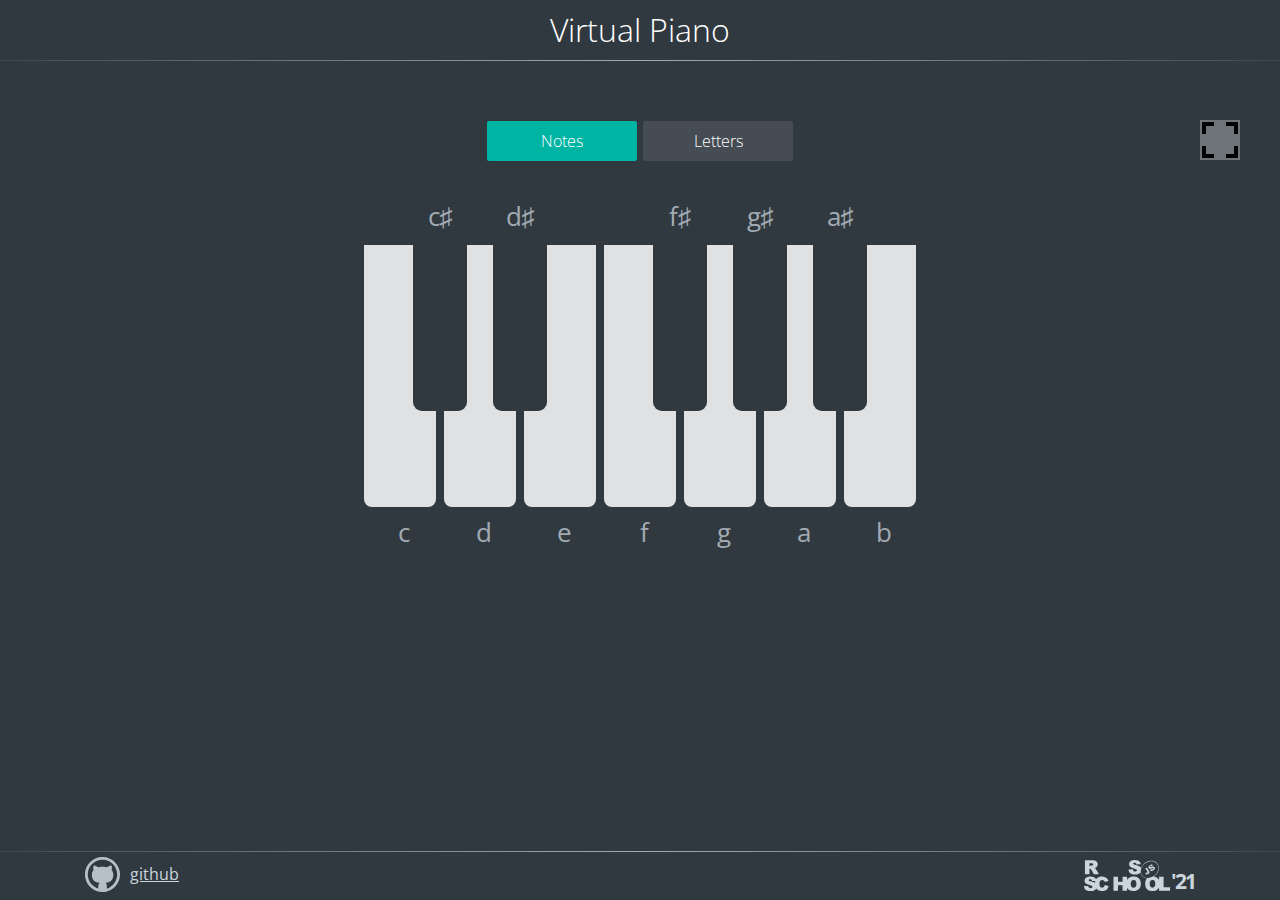
<file: index.html>
<!DOCTYPE html>
<html lang="en">

<head>
    <meta charset="UTF-8">
    <meta http-equiv="X-UA-Compatible" content="IE=edge">
    <meta name="viewport" content="width=device-width, initial-scale=1.0">
    <link href="assets/piano.ico" rel="shortcut icon">

    <link href="https://fonts.gstatic.com" rel="preconnect">
    <link href="https://fonts.googleapis.com/css2?family=Open+Sans+Condensed:wght@300&family=Open+Sans:wght@300;400;800&display=swap" rel="stylesheet">
    <link href="style.css" rel="stylesheet">

    <title>virtual-piano</title>
</head>

<body>
    <header class="header">
        <h1 class="header-title">Virtual Piano</h1>
    </header>
    <main class="main">
        <div class="btn-container">
            <button class="btn btn-notes btn-active">Notes</button>
            <button class="btn btn-letters">Letters</button>
        </div>
        <div class="piano" id="piano">
            <div class="piano-key" data-code="KeyA" data-letter="D" data-note="c"></div>
            <div class="piano-key" data-code="KeyS" data-letter="F" data-note="d"></div>
            <div class="piano-key" data-code="KeyD" data-letter="G" data-note="e"></div>
            <div class="piano-key" data-code="KeyF" data-letter="H" data-note="f"></div>
            <div class="piano-key" data-code="KeyG" data-letter="J" data-note="g"></div>
            <div class="piano-key" data-code="KeyH" data-letter="K" data-note="a"></div>
            <div class="piano-key" data-code="KeyJ" data-letter="L" data-note="b"></div>
            <div class="keys-sharp">
                <div class="piano-key sharp" data-code="KeyZ" data-letter="R" data-note="c♯"></div>
                <div class="piano-key sharp" data-code="KeyX" data-letter="T" data-note="d♯"></div>
                <div class="piano-key sharp none"></div>
                <div class="piano-key sharp" data-code="KeyC" data-letter="U" data-note="f♯"></div>
                <div class="piano-key sharp" data-code="KeyV" data-letter="I" data-note="g♯"></div>
                <div class="piano-key sharp" data-code="KeyB" data-letter="O" data-note="a♯"></div>
            </div>
        </div>
        <button class="fullscreen openfullscreen" onclick="makeFullscreen()"></button>
    </main>
    <footer class="footer">
        <div class="footer-container">
            <a class="github" href="#" target="_blank" rel="noopener noreferrer">github</a>
            <a class="rss" href="https://rs.school/js/" target="_blank" rel="noopener noreferrer">
                <span class="rss-year">'21</span>
            </a>
        </div>
    </footer>

    <audio data-code="KeyA" src="./assets/audio/c.mp3"></audio>
    <audio data-code="KeyS" src="./assets/audio/d.mp3"></audio>
    <audio data-code="KeyD" src="./assets/audio/e.mp3"></audio>
    <audio data-code="KeyF" src="./assets/audio/f.mp3"></audio>
    <audio data-code="KeyG" src="./assets/audio/g.mp3"></audio>
    <audio data-code="KeyH" src="./assets/audio/a.mp3"></audio>
    <audio data-code="KeyJ" src="./assets/audio/b.mp3"></audio>
    <audio data-code="KeyZ" src="./assets/audio/c♯.mp3"></audio>
    <audio data-code="KeyX" src="./assets/audio/d♯.mp3"></audio>
    <audio data-code="KeyC" src="./assets/audio/f♯.mp3"></audio>
    <audio data-code="KeyV" src="./assets/audio/g♯.mp3"></audio>
    <audio data-code="KeyB" src="./assets/audio/a♯.mp3"></audio>
    <script src="script.js"></script>
</body>

</html>
</file>
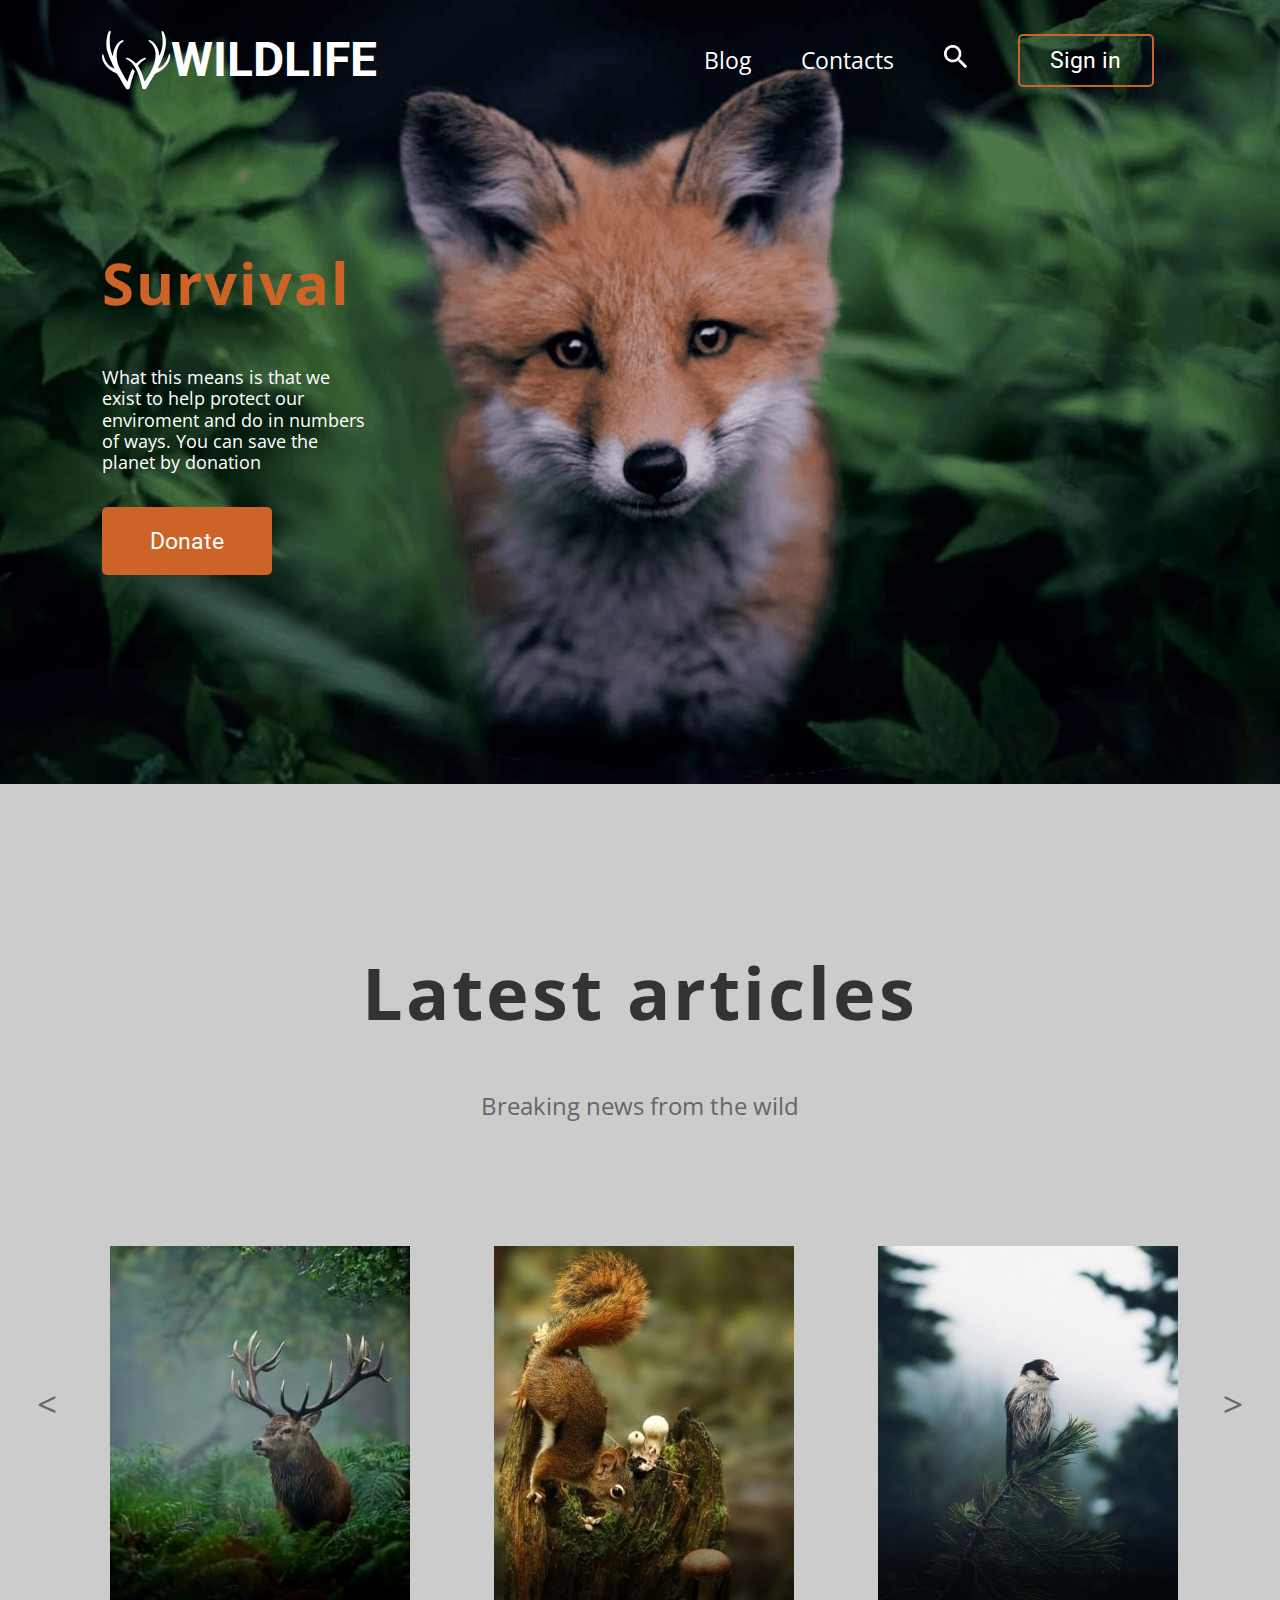
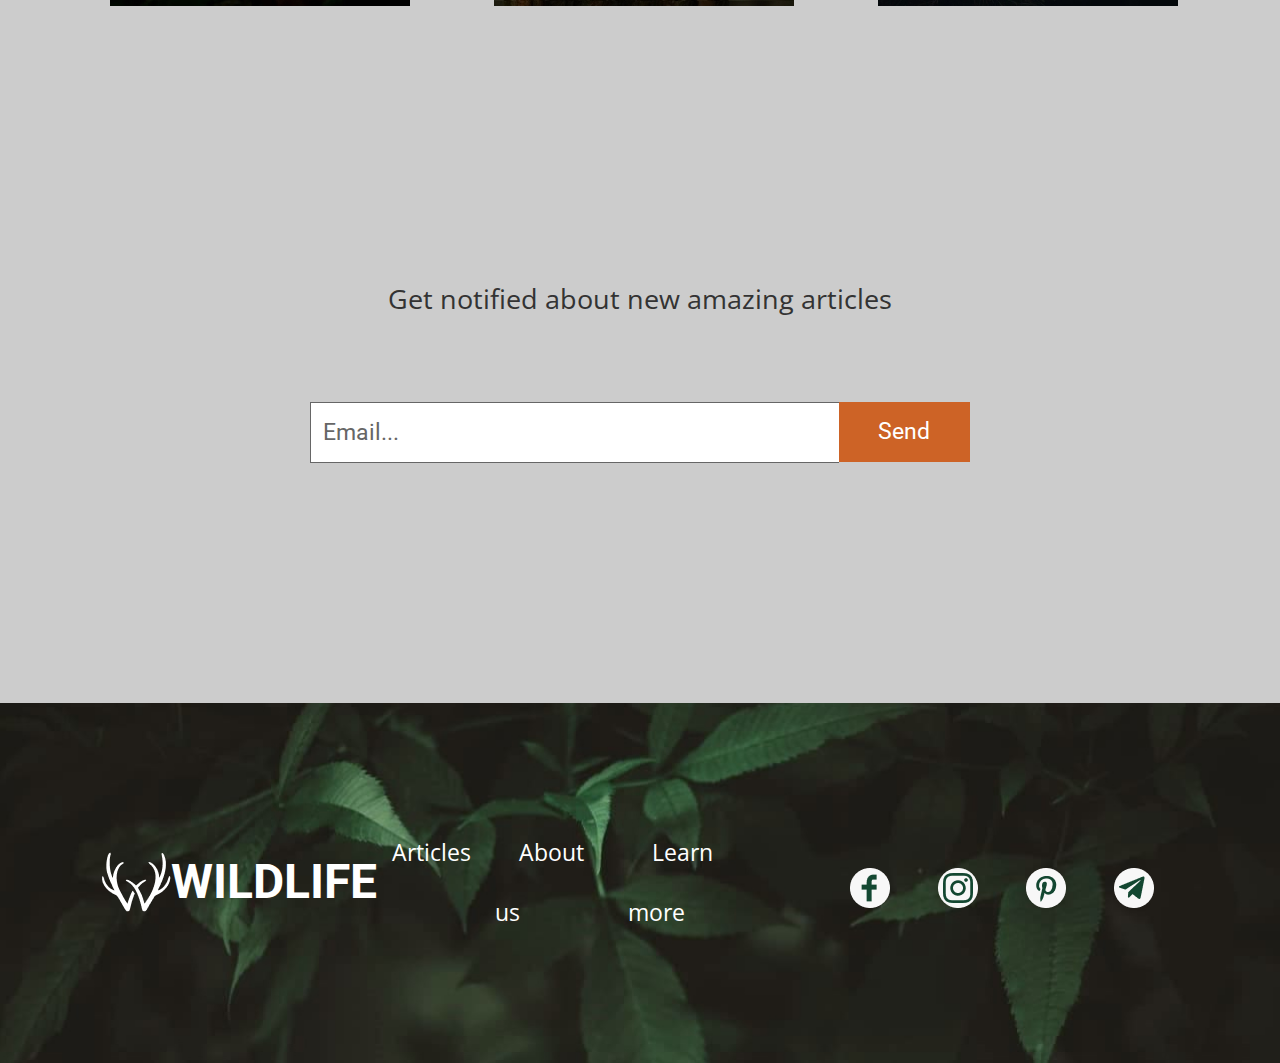
<file: wildlife/index.html>
<!DOCTYPE html>
<html lang="en">

<head>
    <meta charset="UTF-8">
    <meta http-equiv="X-UA-Compatible" content="IE=edge">
    <meta name="viewport" content="width=device-width, initial-scale=1.0">
    <link rel="stylesheet" href="css/normalize.css">
    <link rel="stylesheet" href="css/style.css">
    <link rel="preconnect" href="https://fonts.gstatic.com">
    <link href="https://fonts.googleapis.com/css2?family=Open+Sans&family=Roboto&display=swap" rel="stylesheet">

    <title>Wild Life</title>
</head>

<body>
    <div class="main">

        <div class="container">
            <!--Header-->
            <div class="header ">
                <div class="logo ">
                    <img src="./assets/path0.png " alt="Logo ">
                    <h1 class="brand">Wildlife</h1>
                </div>

                <div class="menu visible-lg">
                    <ul>
                        <li><a href="# " class="menu_link ">Blog</a></li>
                        <li><a href="# " class="menu_link ">Contacts</a></li>
                        <li>
                            <a href="# " class="menu_link "><img class="menu_icon" src="./assets/Vector.png" alt="Search"></a>
                        </li>
                        <li> <a href="# " class="get_started_btn menu_link ">Sign in</a></li>
                    </ul>
                </div>
                <!--Survival-->
            </div>
            <div class="survival">
                <div class="survival_title">
                    <h1>Survival</h1>
                </div>
                <div class="survival_content">
                    <p>What this means is that we exist to help protect our enviroment and do in numbers of ways. You can save the planet by donation
                    </p>
                </div>
                <div class="survival_btn"><a href="#" class="donate_btn">Donate</a></div>
            </div>
        </div>

    </div>
    <!--Latest articles-->
    <div class="news">
        <div class="container">
            <div class="latestarticles">
                <div class="latestarticles_text">
                    <div class="latestarticles_text_title">
                        <h2 class="latestarticles_text_title_decoration">Latest articles</h2>
                    </div>
                    <div class="latestarticles_text_content">
                        <p class="latestarticles_text_content_decoration">Breaking news from the wild</p>
                    </div>
                </div>

                <!--Courusel start-->
                <div class="latestarticles_carousel">
                    <div id="carousel" class="carousel">
                        <button class="arrow prev"><</button>
                        <div class="gallery">
                            <ul class="images">
                                <li><img src="./assets/Rectangle_1.jpg"></li>
                                <li><img src="./assets/Rectangle_2.jpg"></li>
                                <li><img src="./assets/Rectangle_3.jpg"></li>
                                <li><img src="./assets/Rectangle_1.jpg"></li>
                                <li><img src="./assets/Rectangle_2.jpg"></li>
                                <li><img src="./assets/Rectangle_3.jpg"></li>
                            </ul>
                        </div>
                        <button class=" arrow next ">></button>
                    </div>

                </div>

                <!--Courusel finish-->

                <div class="latestarticles_ads">
                    <p class="latestarticles_ads_decoration">Get notified about new amazing articles</p>
                </div>

            </div>
            <!--Get notified form-->
            <div class="get_notified ">
                <form class="subscribe" action="/" method="POST">
                    <input class="subscribe_input" type="email" name="name" placeholder="Email...">
                    <button class="subscribe_btn" type="submit">Send</button>
                </form>
            </div>

        </div>
    </div>

    <!--Footer-->
    <div class="footer">

        <div class="container">

            <div class="footer_wrap">

                <div class="logo ">
                    <img src="./assets/path0.png " alt="Logo ">
                    <h1 class="brand">Wildlife</h1>
                </div>

                <div class="menu visible-lg">
                    <ul>
                        <li><a href="# " class="menu_link ">Articles</a></li>
                        <li><a href="# " class="menu_link ">About us</a></li>
                        <li><a href="# " class="menu_link ">Learn more</a></li>
                    </ul>
                </div>
                <!--Social networks-->
                <div class="footer_social">
                    <div class="menu icons">
                        <ul>
                            <li>
                                <a href="# " class="menu_link "><img class="menu_icon" src="./assets/fb.png"></a>
                            </li>
                            <li>
                                <a href="# " class="menu_link "><img class="menu_icon" src="./assets/inst.png"></a>
                            </li>
                            <li>
                                <a href="# " class="menu_link "><img class="menu_icon" src="./assets/pntr.png"></a>
                            </li>
                            <li>
                                <a href="# " class="menu_link "><img class="menu_icon" src="./assets/tgr.png"></a>
                            </li>
                        </ul>
                    </div>

                </div>

            </div>

        </div>

    </div>

    <script>
        /* этот код помечает картинки, для удобства разработки 
                                let i = 1;
                                for (let li of carousel.querySelectorAll('li')) {
                                    li.style.position = 'relative';
                                    li.insertAdjacentHTML('beforeend', `<span style="position:absolute;left:0;top:0 ">${i}</span>`);
                                    i++;
                                }*/

        /* конфигурация */
        let width = 300; // ширина картинки
        let count = 3; // видимое количество изображений

        let list = carousel.querySelector('ul');
        let listElems = carousel.querySelectorAll('li');

        let position = 0; // положение ленты прокрутки

        carousel.querySelector('.prev').onclick = function() {
            // сдвиг влево
            position += width * count;
            // последнее передвижение влево может быть не на 3, а на 2 или 1 элемент
            position = Math.min(position, 0)
            list.style.marginLeft = position + 'px';
        };

        carousel.querySelector('.next').onclick = function() {
            // сдвиг вправо
            position -= width * count;
            // последнее передвижение вправо может быть не на 3, а на 2 или 1 элемент
            position = Math.max(position, -width * (listElems.length - count));
            list.style.marginLeft = position + 'px';
        };
    </script>
</body>

</html>
</file>
<file: style.css>
* {
    padding: 0;
    margin: 0;
    box-sizing: border-box;
    user-select: none;
}

a:focus {
    outline: 0;
}

html {
    background: #313940;
}

body {
    min-height: 100vh;
    background-color: #313940;
    font-family: "Open Sans", Arial, Helvetica, sans-serif;
    background: #313940;
    overflow-x: hidden;
}

.header {
    text-align: center;
    width: 100%;
    border-bottom: 1px solid;
    border-image-slice: 1;
    border-image-source: linear-gradient(to left, #38495a, #a2abb3, #38495a);
}

.header-title {
    line-height: 60px;
    font-weight: 300;
    color: #fff;
}

.main {
    min-height: calc(100vh - 110px);
    padding: 60px 10px 0;
    display: flex;
    flex-direction: column;
    justify-content: flex-start;
    align-items: space-between;
    width: 100%;
    max-width: 1140px;
    margin: 0 auto;
}

.btn-container {
    display: flex;
    justify-content: space-between;
    width: 306px;
    height: 40px;
    margin: 0 auto;
    margin-bottom: 80px;
}

.btn {
    width: 150px;
    height: 40px;
    padding: 0 10px;
    background-color: #454c53;
    border: 0;
    border-radius: 2px;
    font-family: "Open Sans", sans-serif;
    font-size: 16px;
    font-weight: 300;
    color: #fff;
    outline: 0;
    cursor: pointer;
    transition: 0.3s;
}

.btn:not(.btn-active):hover {
    background-color: #515961;
}

.btn:active {
    background-color: #00c9b7;
}

.btn-active {
    background-color: #00b4a4;
}

.btn-active:hover {
    background-color: #00c9b7;
}

.piano {
    position: relative;
    display: flex;
    justify-content: space-between;
    width: 100%;
    height: 270px;
    max-width: 560px;
    margin: 0 auto 60px;
}

.piano-key {
    position: relative;
    width: 80px;
    height: 270px;
    background-color: rgba(255, 255, 255, 0.85);
    border: 4px solid #313940;
    border-radius: 0px 0px 12px 12px;
    transition: 0.3s;
    cursor: pointer;
}

.piano-key:hover {
    background-color: #fff;
}

.keys-sharp {
    position: absolute;
    top: 0;
    bottom: 0;
    left: 53px;
    right: 53px;
    display: flex;
    justify-content: space-between;
    pointer-events: none;
}

.piano-key.sharp {
    width: 54px;
    height: 170px;
    background-color: #313940;
    border: 0;
    border-radius: 0px 0px 9px 9px;
    top: 0;
    z-index: 3;
    pointer-events: auto;
    transform-origin: center top;
}

.piano-key.piano-key-active,
.piano-key.sharp.piano-key-active {
    transform: scale(0.96);
}

.piano-key.none {
    background-color: transparent;
    border: 0;
    border-radius: 0;
    pointer-events: none;
}

.piano-key::before,
.piano-key::after {
    content: attr(data-note);
    position: absolute;
    width: 40px;
    height: 40px;
    font-size: 26px;
    line-height: 40px;
    text-align: center;
    color: #a2abb3;
    bottom: -45px;
    left: 20px;
    transition: 0.3s;
}

.piano-key::after {
    display: none;
    content: attr(data-letter);
}

.piano-key:hover::before,
.piano-key:hover::after {
    color: #d7dfe6;
}

.sharp:active {
    border-top: 0;
}

.piano-key.sharp::before,
.piano-key.sharp::after {
    bottom: 175px;
    left: 7px;
}

.piano-key.letter::before {
    display: none;
}

.piano-key.letter::after {
    display: block;
}

.piano-key-letter::before {
    content: attr(data-letter);
}

.piano-key-remove-mouse:active::before {
    color: #a2abb3;
}

.piano-key-active-pseudo:hover::after,
.piano-key-active-pseudo:hover::before,
.piano-key-active::after,
.piano-key-active::before {
    color: #00b4a4;
}

.fullscreen {
    position: fixed;
    top: 120px;
    right: 40px;
    width: 40px;
    height: 40px;
    background-color: rgba(255, 255, 255, 0.3);
    border: 0;
    outline: 0;
    background-size: contain;
    transition: 0.3s;
    cursor: pointer;
    background-image: url("assets/svg/fullscreen-open.svg");
}

.fullscreen:hover {
    background-color: rgba(255, 255, 255, 0.5);
}

:-webkit-full-screen .fullscreen {
    background-image: url("assets/svg/fullscreen-exit.svg");
}

.footer {
    border-top: 1px solid;
    border-image-slice: 1;
    border-image-source: linear-gradient(to left, #38495a, #a2abb3, #38495a);
}

.footer-container {
    padding: 0 15px;
    display: flex;
    justify-content: space-between;
    align-items: center;
    width: 100%;
    max-width: 1140px;
    margin: 0 auto;
}

.github {
    display: block;
    width: 120px;
    height: 45px;
    padding-left: 45px;
    background-image: url("assets/svg/github.svg");
    background-size: 35px;
    background-repeat: no-repeat;
    background-position: left center;
    line-height: 45px;
    color: #cbd5de;
    font-size: 16px;
    font-family: "Open Sans", sans-serif;
    transition: 0.3s;
}

.github:hover {
    color: #fff;
}

.rss {
    display: block;
    position: relative;
    font-family: "Open Sans", sans-serif;
    width: 86px;
    height: 32px;
    background-image: url("assets/svg/rss.svg");
    background-size: contain;
    background-repeat: no-repeat;
    background-position: left center;
    padding-right: 111px;
}

.rss-year {
    position: absolute;
    bottom: 0;
    right: 0;
    font-size: 21px;
    letter-spacing: -2px;
    color: #cbd5de;
    line-height: 0.9;
    font-weight: bold;
    transition: 0.3s;
}

.rss:hover .rss-year {
    right: -5px;
    letter-spacing: 0;
}

@media (max-width: 768px) {
    .fullscreen {
        top: 10px;
        right: 20px;
        width: 40px;
        height: 40px;
    }
}

@media (max-width: 600px) {
    .main {
        padding-top: 40px;
    }
    .piano {
        width: 310px;
        height: 160px;
    }
    .piano-key {
        width: 44px;
        height: 160px;
        border-radius: 0px 0px 8px 8px;
        border: 2px solid #313940;
    }
    .keys-sharp {
        left: 26px;
        right: 26px;
    }
    .piano-key.sharp {
        width: 36px;
        height: 100px;
        border-radius: 0px 0px 6px 6px;
    }
    .piano-key::before,
    .piano-key::after {
        width: 30px;
        height: 30px;
        font-size: 22px;
        bottom: -35px;
        left: 7px;
        font-size: 22px;
    }
    .piano-key.sharp::before,
    .piano-key.sharp::after {
        bottom: 115px;
        left: 3px;
    }
    .btn-container {
        width: 244px;
        height: 40px;
        margin-bottom: 80px;
    }
    .btn {
        width: 120px;
        height: 40px;
    }
}
</file>
<file: wildlife/css/style.css>
html {
    font-family: "Open Sans", sans-serif;
    font-size: 16px;
}

.main {
    height: 1vh;
    min-height: 49rem;
    width: 100%;
    background: url(../assets/Rectangle.png) no-repeat center;
    background-color: #02160b;
    background-size: cover;
    display: flex;
    justify-content: center;
}

.container {
    width: 84%;
}


/*Header*/

.header {
    margin-top: 1.9rem;
    display: flex;
    justify-content: space-between;
    height: 3.75rem;
    align-items: center;
    width: 100%;
}

.logo {
    width: 21%;
    display: flex;
    justify-content: space-between;
    align-items: center;
}

.brand {
    color: white;
    font-family: "Roboto", sans-serif;
    font-size: 3rem;
    line-height: 3.75rem;
    text-transform: uppercase;
}

.menu {
    width: 50%;
    list-style: none;
}

.menu ul {
    display: flex;
    justify-content: space-between;
    list-style: none;
}

.menu_link {
    font-size: 1.45rem;
    line-height: 3.75rem;
    color: white;
    text-decoration: none;
    margin: 1.5rem;
}

.menu_link:hover {
    color: #cd6326;
}

.menu_icon:hover {
    transform: rotate(90deg)
}

.get_started_btn {
    border: 2px solid #cd6326;
    padding: 0.65rem 1.9rem;
    border-radius: 5px;
    font-family: "Roboto", sans-serif;
    transition-duration: 0.4s;
}

.get_started_btn:hover {
    background-color: #cd6326;
    color: white;
}

.get_started_btn:active {
    background-color: #8f5613;
    color: white;
}


/*Survival*/

.survival {
    display: block;
    width: 25%;
    margin-top: 10rem;
    color: white;
}

.survival_title {
    font-size: 1.8rem;
    color: #cd6326;
    letter-spacing: 2px;
}

.survival_content {
    margin-top: 3.1rem;
    font-size: 1.15rem;
}

.survival_btn {
    margin: 3.5rem 0;
}

.donate_btn {
    padding: 1.25rem 3rem;
    border-radius: 5px;
    background-color: #cd6326;
    text-decoration: none;
    color: white;
    font-family: "Roboto", sans-serif;
    font-size: 1.45rem;
    transition-duration: 0.4s;
}

.donate_btn:hover {
    background-color: #e39128;
}

.donate_btn:active {
    background-color: #8f5613;
}


/*Latest articles*/

.news {
    width: 100%;
    min-height: 49rem;
    background-color: #cccccc;
    display: flex;
    justify-content: center;
}

.latestarticles {
    display: flex;
    flex-direction: column;
    justify-content: center;
    align-items: center;
}

.latestarticles_text {
    text-align: center;
    margin-top: 7rem;
}

.latestarticles_text_title {
    color: #333333;
    font-size: 3rem;
    line-height: 4.5rem;
}

.latestarticles_text_title_decoration {
    letter-spacing: 3px;
}

.latestarticles_text_content {
    margin-bottom: 7rem;
}

.latestarticles_text_content_decoration {
    color: #666666;
    font-size: 1.5rem;
    line-height: 2.3rem;
}


/*Carousel start*/

.carousel {
    position: relative;
    width: 1140px;
    padding: 10px 40px;
}

.carousel img {
    width: 300px;
    height: 360px;
    display: block;
}

.arrow {
    position: absolute;
    top: 150px;
    padding: 0;
    background: #cccccc;
    border: 0;
    font-size: 35px;
    line-height: 35px;
    color: #666666;
    display: block;
}

.arrow:hover {
    color: #cd6326;
    cursor: pointer;
}

.arrow:focus {
    outline: none;
}

.prev {
    left: 7px;
}

.next {
    right: 7px;
}

.gallery {
    width: 1140px;
    overflow: hidden;
}

.gallery ul {
    height: 360px;
    width: 9999px;
    margin: 0;
    padding: 0;
    list-style: none;
    transition: margin-left 250ms;
}

.gallery li {
    display: inline-block;
    margin: 0 40px;
}


/*Carousel finish*/


/*text below the carousel*/

.latestarticles_ads {
    margin-top: 15rem;
}

.latestarticles_ads_decoration {
    font-size: 1.7rem;
    color: #333333;
}


/*Get notified form*/

.get_notified {
    display: flex;
    justify-content: center;
    margin-top: 3.75rem;
    margin-bottom: 15rem;
}

.subscribe {
    width: 100%;
    max-width: 41.25rem;
    display: flex;
}

.subscribe_input {
    width: 80%;
    height: 3.55rem;
    background: white;
    border: 1px solid #666666;
    border-right: 0;
    font-family: 'Roboto', sans-serif;
    font-size: 1.45rem;
    color: black;
    line-height: 1.6rem;
}

.subscribe_input:focus {
    outline: 0;
    border-color: #cd6326;
}

.subscribe_input::placeholder {
    color: #666666;
    font-family: "Roboto", sans-serif;
    font-size: 1.45rem;
    padding-left: 10px;
}

.subscribe_btn {
    width: 20%;
    padding: 0.65rem 1.9rem;
    height: 3.75rem;
    background-color: #cd6326;
    font-family: 'Roboto', sans-serif;
    font-size: 1.45rem;
    color: white;
    line-height: 1.7rem;
    border: 0;
    cursor: pointer;
    transition-duration: 0.4s;
}

.subscribe_btn:hover {
    background-color: #e39128;
}

.subscribe_btn:focus {
    outline: 0;
    background-color: #8f5613;
}


/*Footer*/

.footer {
    min-height: 22.5rem;
    width: 100%;
    background: url(../assets/Rectangle_footer.jpg) no-repeat center;
    background-color: #181617;
    background-size: cover;
    display: flex;
    justify-content: center;
}

.footer_wrap {
    margin-top: 9.3rem;
    display: flex;
    justify-content: space-between;
    height: 3.75rem;
    align-items: center;
    width: 100%;
}


/*Social networks*/

.footer_social {
    margin: auto;
}
</file>
